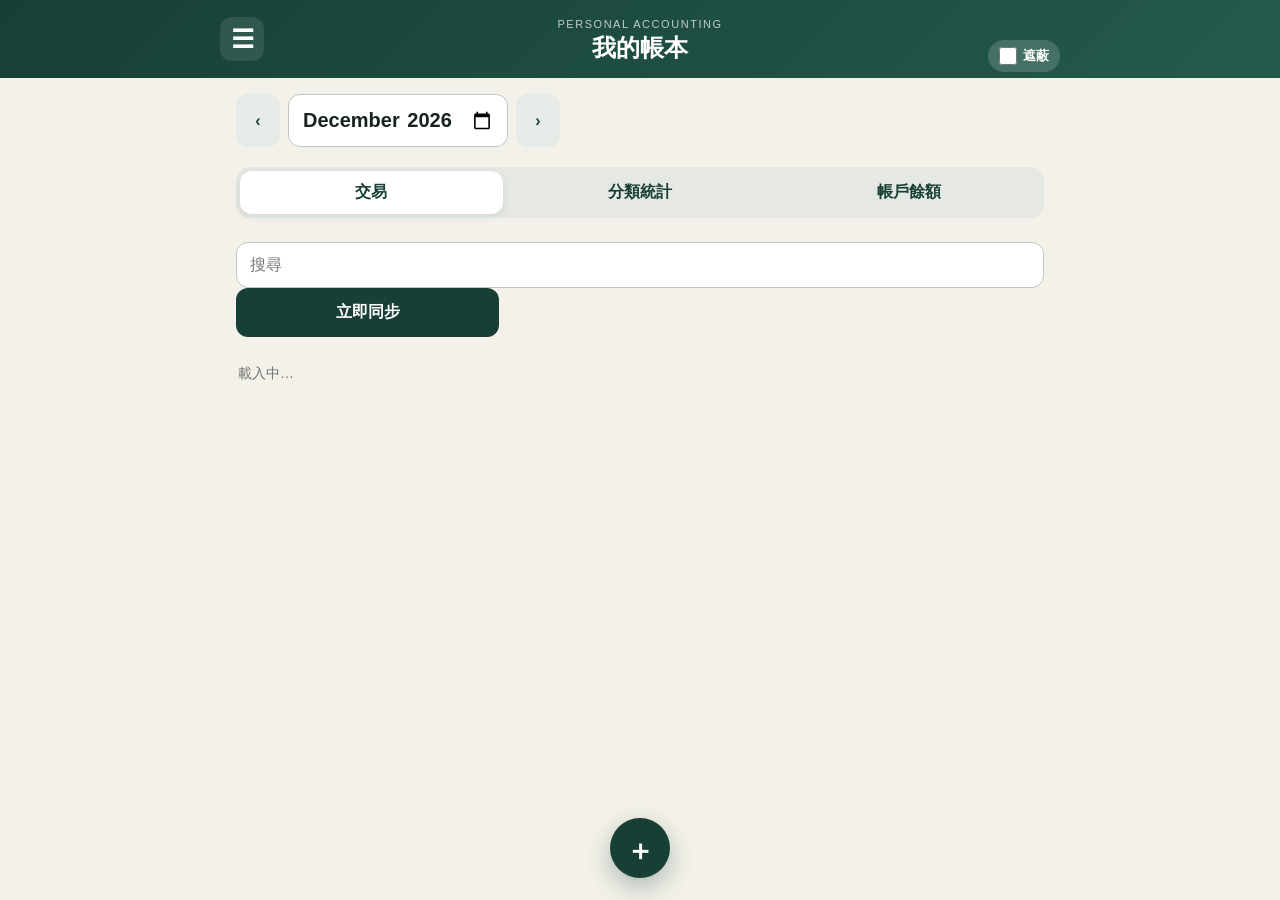
<file: index.html>
<!doctype html>
<html lang="zh-Hant"><head><meta charset="utf-8"><meta name="viewport" content="width=device-width,initial-scale=1,viewport-fit=cover"><meta name="theme-color" content="#173f35"><title>我的帳本</title><link rel="manifest" href="/manifest.webmanifest"><link rel="stylesheet" href="/app.css?v=34"><link rel="stylesheet" href="/menu.css?v=20"><script src="/offline.js?v=3" defer></script></head>
<body><header><div><p class="eyebrow">PERSONAL ACCOUNTING</p><h1>我的帳本</h1></div><label class="privacy-check"><input type="checkbox" id="privacy-toggle" aria-label="隱藏金額"><span>遮蔽</span></label></header><main><div class="date-nav"><button id="previous" class="secondary" aria-label="上個月">‹</button><input id="month" type="month" aria-label="月份"><button id="next" class="secondary" aria-label="下個月">›</button></div><section id="summary" class="summary" aria-label="資料摘要"></section><nav class="view-tabs" aria-label="主要頁面"><button class="active" data-view="ledger">交易</button><button data-view="report">分類統計</button><button data-view="balances">帳戶餘額</button></nav><section id="ledger-view" class="view"><div class="section-title"><h2>交易</h2><span id="range" class="muted"></span></div><div class="filters"><input id="search" type="search" placeholder="搜尋摘要" aria-label="搜尋摘要"></div><div id="transactions" class="transactions"><p class="muted">載入中…</p></div></section><section id="report-view" class="view" hidden><div class="section-title"><h2>分類統計</h2></div><div id="category-report" class="category-report"></div></section><section id="balances-view" class="view" hidden><div class="section-title"><h2>帳戶餘額</h2><span class="muted">截至所選月份月底</span></div><div id="balances" class="balance-list"></div></section></main><button id="add" class="floating" aria-label="新增交易">＋</button><button id="scroll-top" class="floating scroll-top" aria-label="回到最上面" hidden><span class="bar">一</span><span class="arrow">↑</span></button><dialog id="entry-dialog" class="entry-sheet"><form id="entry-form"><div class="dialog-title"><div><p class="eyebrow dark">NEW ENTRY</p><h2>新增帳務</h2></div><button type="button" class="icon-button" id="close" aria-label="關閉">×</button></div><div class="date-nav"><button type="button" id="entry-date-prev" class="secondary" aria-label="上一天">‹</button><input id="entry-date" type="date" required aria-label="日期"><button type="button" id="entry-date-next" class="secondary" aria-label="下一天">›</button></div><label class="compact-label">類型<select id="entry-type"><option value="expense">支出</option><option value="income">收入</option><option value="transfer">轉帳</option></select></label><div id="simple-entry"><label id="credit-label" class="account-field"><span>付款帳戶</span><select id="credit-account" required></select></label><div class="flow-arrow">↓</div><label id="debit-label" class="account-field"><span>分類</span><select id="debit-account" required></select></label><label class="amount-field"><span>金額</span><div><small>NT$</small><input id="entry-amount" type="number" min="1" step="1" inputmode="numeric" placeholder="0" required></div></label></div><label>摘要<input id="entry-memo" maxlength="500" autocomplete="off" placeholder="例如：午餐、超市採買"></label><p id="form-error" class="error" role="alert"></p><div class="form-actions"><button type="button" class="secondary" id="save-and-new">儲存並繼續</button><button type="submit">儲存</button></div></form></dialog><dialog id="detail-dialog"><form id="detail-form"><div class="dialog-title"><div style="display:flex;align-items:center;justify-content:center;gap:10px"><h2>交易明細</h2><button type="button" id="detail-title-delete" aria-label="刪除交易" title="刪除交易" style="width:auto;padding:8px 14px;font-size:14px;border-radius:10px;background:#a43d35;color:white">刪除</button></div><button type="button" class="icon-button" id="detail-close" aria-label="關閉">×</button></div><input id="detail-id" type="hidden"><div class="date-nav"><button type="button" id="detail-date-prev" class="secondary" aria-label="上一天">‹</button><input id="detail-date" type="date" required aria-label="日期"><button type="button" id="detail-date-next" class="secondary" aria-label="下一天">›</button></div><label>摘要<input id="detail-memo" maxlength="500"></label><p id="legacy-note" class="notice" hidden>這是 E‑Money 匯入的歷史交易，為保留原始資料只能檢視。需要修正時請另外建立調整交易。</p><p id="detail-error" class="error" role="alert"></p><button id="save-detail" type="submit">儲存修改</button></form></dialog><script>
// 這份複本是專門部署到 GitHub Pages 的靜態網站（背後完全沒有 Python 伺服器），
// 一定要用離線引擎，不能像原始專案的 index.html 那樣依賴網址帶不帶 ?offline=1——
// 那個參數容易在分享連結、直接輸入網址、或瀏覽器記住的舊網址時弄丟；沒有它，
// 離線引擎不會啟用，畫面上所有 API 呼叫都會打去這個網站根本不存在的後端，
// GitHub Pages 只能回一個 404 的 HTML 網頁，被 .json() 解析後就是
// 「Unexpected token '<'」這種看起來莫名其妙的錯誤（朋友手機上實際發生過）。
// 用 document.write 同步插入，確保在 app.js 執行「之前」就把 fetch() 換掉。
(function () {
  localStorage.setItem("accounting-offline-engine", "1");
  // 外觀設定（顏色風格／字體大小，見 offline/sync-ui.js 的 setupAppearanceButton）
  // 要在這裡先套用一次，不然會先閃一下預設樣式、等 sync-ui.js 載入完才變成
  // 使用者選的樣式。這兩個設定只有這份 GitHub Pages 複本在用。
  var theme = localStorage.getItem("accounting-theme");
  if (theme && theme !== "default") document.documentElement.dataset.theme = theme;
  var fontScale = { xsmall: 0.75, small: 0.9, normal: 1, large: 1.15, xlarge: 1.3 }[localStorage.getItem("accounting-font-scale")];
  if (fontScale) document.documentElement.style.zoom = fontScale;
  document.write('<script src="/offline/offline-backend.js"><\/script>');
})();
</script>
<script src="/app.js?v=107" defer></script><script src="/privacy-lock.js?v=1" defer></script><script src="/sync.js?v=4" defer></script><script type="module" src="/offline/google-auth.js?v=1"></script><script src="/offline/sync-ui.js?v=17" defer></script><script src="/offline/onboarding.js?v=1" defer></script></body></html>
</file>
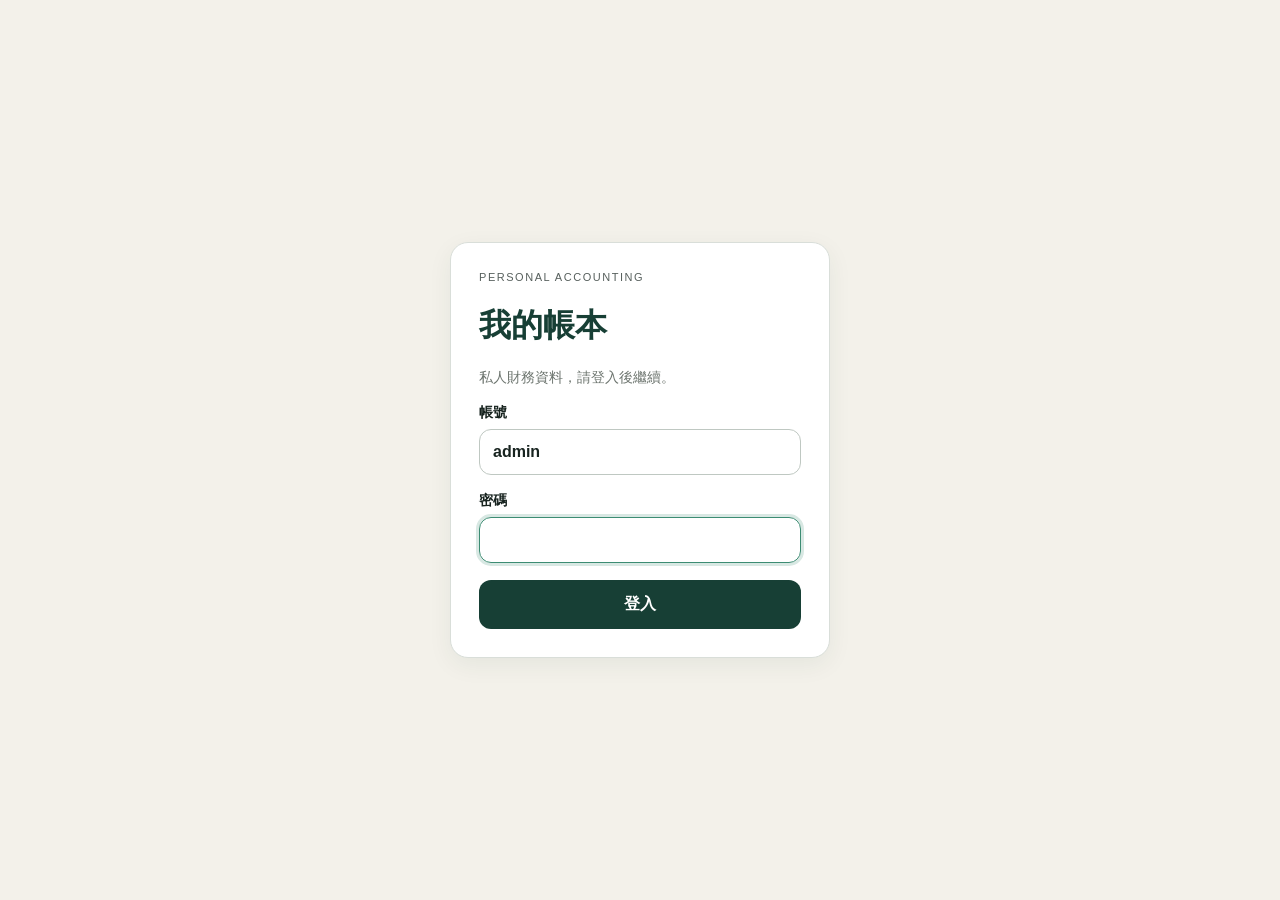
<file: login.html>
<!doctype html>
<html lang="zh-Hant"><head><meta charset="utf-8"><meta name="viewport" content="width=device-width,initial-scale=1,viewport-fit=cover"><title>登入｜我的帳本</title><link rel="stylesheet" href="/app.css?v=32"></head>
<body class="login-page"><main class="login-card"><p class="eyebrow">PERSONAL ACCOUNTING</p><h1>我的帳本</h1><p class="muted">私人財務資料，請登入後繼續。</p><p id="login-error" class="error" role="alert" hidden>帳號或密碼不正確。帳號固定為 admin。</p><form method="post" action="/login"><label>帳號<input name="username" value="admin" autocomplete="username" required></label><label>密碼<input name="password" type="password" autocomplete="current-password" required autofocus></label><button type="submit">登入</button></form></main><script>document.getElementById('login-error').hidden=!new URLSearchParams(location.search).has('error')</script></body></html>
</file>
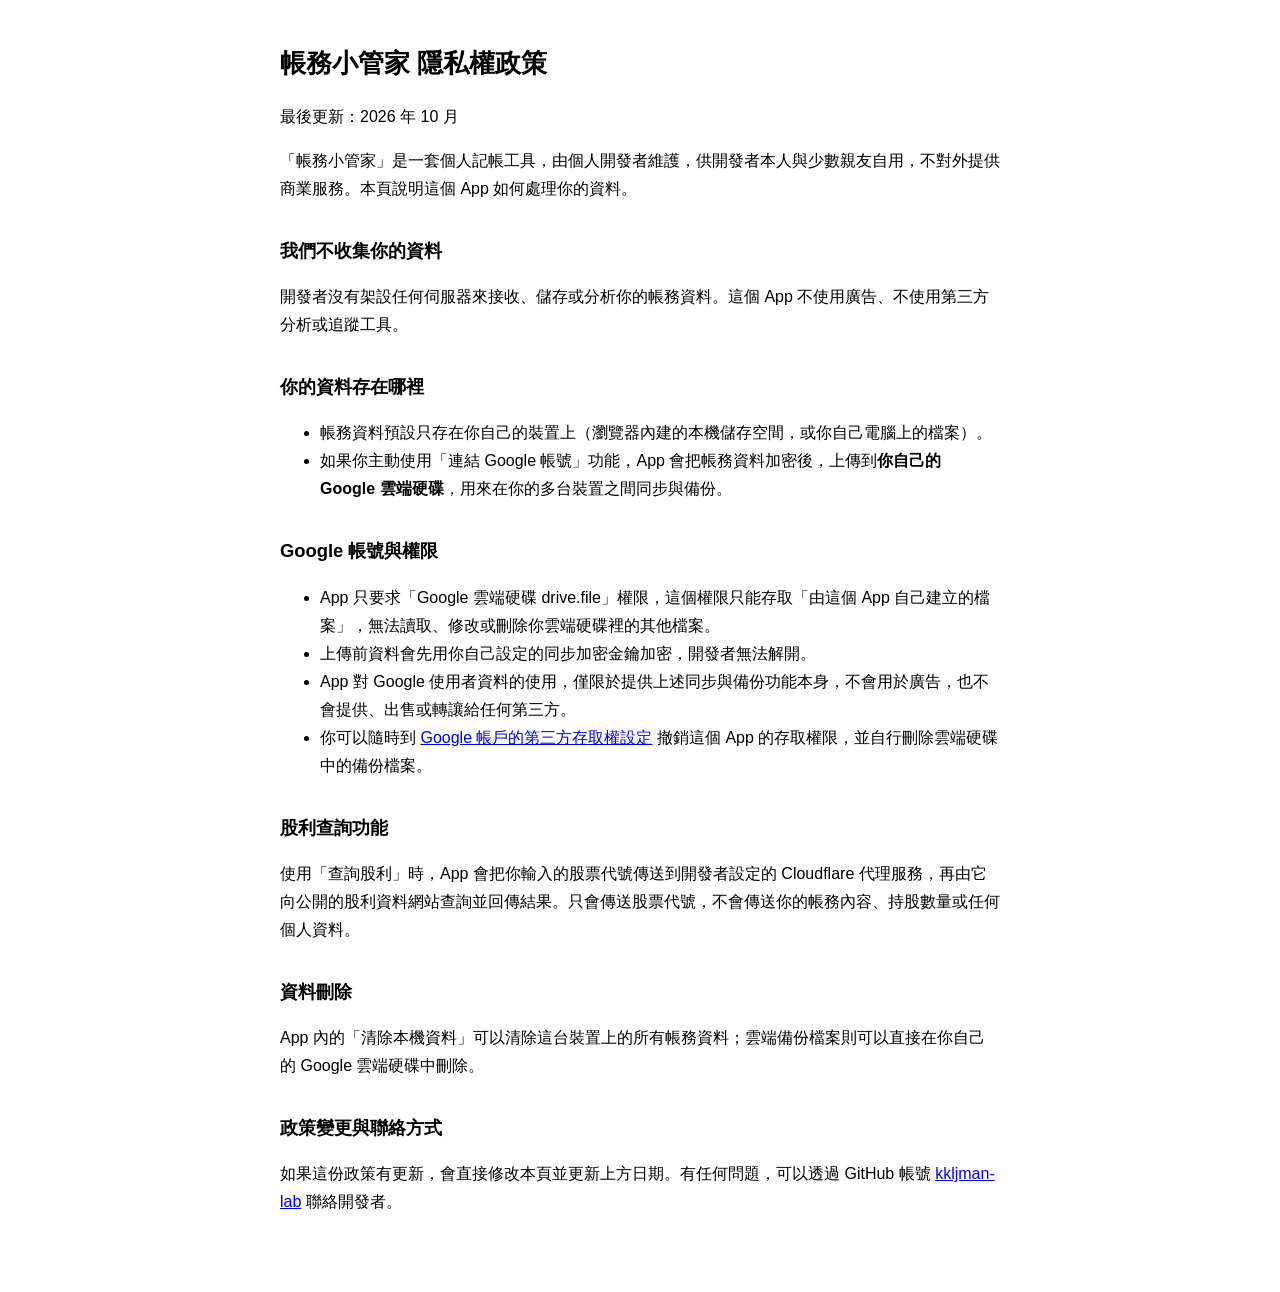
<file: privacy.html>
<!doctype html>
<html lang="zh-Hant">
<head>
<meta charset="utf-8">
<meta name="viewport" content="width=device-width,initial-scale=1">
<title>帳務小管家 隱私權政策</title>
<style>
:root{color-scheme:light dark;font-family:-apple-system,BlinkMacSystemFont,"Segoe UI","Noto Sans TC",sans-serif}
body{max-width:720px;margin:0 auto;padding:24px 18px 60px;line-height:1.75}
h1{font-size:1.6rem}
h2{font-size:1.15rem;margin-top:2rem}
</style>
</head>
<body>
<h1>帳務小管家 隱私權政策</h1>
<p>最後更新：2026 年 10 月</p>

<p>「帳務小管家」是一套個人記帳工具，由個人開發者維護，供開發者本人與少數親友自用，不對外提供商業服務。本頁說明這個 App 如何處理你的資料。</p>

<h2>我們不收集你的資料</h2>
<p>開發者沒有架設任何伺服器來接收、儲存或分析你的帳務資料。這個 App 不使用廣告、不使用第三方分析或追蹤工具。</p>

<h2>你的資料存在哪裡</h2>
<ul>
<li>帳務資料預設只存在你自己的裝置上（瀏覽器內建的本機儲存空間，或你自己電腦上的檔案）。</li>
<li>如果你主動使用「連結 Google 帳號」功能，App 會把帳務資料加密後，上傳到<strong>你自己的 Google 雲端硬碟</strong>，用來在你的多台裝置之間同步與備份。</li>
</ul>

<h2>Google 帳號與權限</h2>
<ul>
<li>App 只要求「Google 雲端硬碟 drive.file」權限，這個權限只能存取「由這個 App 自己建立的檔案」，無法讀取、修改或刪除你雲端硬碟裡的其他檔案。</li>
<li>上傳前資料會先用你自己設定的同步加密金鑰加密，開發者無法解開。</li>
<li>App 對 Google 使用者資料的使用，僅限於提供上述同步與備份功能本身，不會用於廣告，也不會提供、出售或轉讓給任何第三方。</li>
<li>你可以隨時到 <a href="https://myaccount.google.com/permissions">Google 帳戶的第三方存取權設定</a> 撤銷這個 App 的存取權限，並自行刪除雲端硬碟中的備份檔案。</li>
</ul>

<h2>股利查詢功能</h2>
<p>使用「查詢股利」時，App 會把你輸入的股票代號傳送到開發者設定的 Cloudflare 代理服務，再由它向公開的股利資料網站查詢並回傳結果。只會傳送股票代號，不會傳送你的帳務內容、持股數量或任何個人資料。</p>

<h2>資料刪除</h2>
<p>App 內的「清除本機資料」可以清除這台裝置上的所有帳務資料；雲端備份檔案則可以直接在你自己的 Google 雲端硬碟中刪除。</p>

<h2>政策變更與聯絡方式</h2>
<p>如果這份政策有更新，會直接修改本頁並更新上方日期。有任何問題，可以透過 GitHub 帳號 <a href="https://github.com/kkljman-lab">kkljman-lab</a> 聯絡開發者。</p>
</body>
</html>
</file>
<file: app.css>
:root{color-scheme:light;--ink:#173f35;--ink-2:#245a4c;--paper:#f3f1ea;--card:#fff;--muted:#6d756f;--line:#d9ded9;--rose:#9e5560;font-family:-apple-system,BlinkMacSystemFont,"Segoe UI","Noto Sans TC",sans-serif}
/* 外觀設定（目前只給 GitHub Pages 那份複本用，見 offline/sync-ui.js 的 setupAppearanceButton）
   靠根元素的 data-theme 屬性覆寫這兩個變數換色；桌面版／手機透過 Tailscale 連自己電腦
   從來不會設定這個屬性，永遠吃上面 :root 的預設值，完全不受影響。 */
:root[data-theme="navy"]{--ink:#1c3a5e;--ink-2:#2f5a8a}
:root[data-theme="wine"]{--ink:#5c2233;--ink-2:#7a3346}
:root[data-theme="purple"]{--ink:#3d2a5c;--ink-2:#5c3f83}
:root[data-theme="charcoal"]{--ink:#2b2f33;--ink-2:#454b52}
*{box-sizing:border-box}[hidden]{display:none!important}body{margin:0;background:var(--paper);color:#17231f}header{background:linear-gradient(135deg,var(--ink),var(--ink-2));color:white;padding:max(18px,calc(env(safe-area-inset-top) + 8px)) 20px 14px;position:relative;min-height:56px}header>div{text-align:center}header h1{margin:2px 0 0;font-size:24px}#main-menu-open{position:absolute;left:20px;top:50%;transform:translateY(-50%);width:44px;height:44px;padding:0;background:#ffffff1a;color:white;font-size:26px;border-radius:12px}.privacy-check{position:absolute;right:20px;top:50%;transform:translateY(-50%);display:inline-flex;align-items:center;gap:6px;min-height:2rem;padding:.35rem .7rem;border-radius:999px;background:rgba(255,255,255,.16);color:#fff;font-size:.82rem;white-space:nowrap}.privacy-check input{width:18px;height:18px;margin:0;accent-color:#ffce57}.eyebrow{letter-spacing:.14em;font-size:11px;margin:0;opacity:.72}.eyebrow.dark{color:var(--ink);margin-bottom:4px}main{max-width:840px;margin:auto;padding:16px 16px 90px}.date-nav{display:grid;grid-template-columns:44px minmax(140px,1fr) 44px;gap:8px;margin-bottom:10px;touch-action:pan-y}.summary{display:grid;grid-template-columns:repeat(2,1fr);gap:6px;margin-bottom:10px}.metric,.transaction,.login-card,.balance-card,.category-row,dialog{background:var(--card);border:1px solid var(--line);border-radius:18px;box-shadow:0 7px 24px #173f3510}.metric{padding:10px 16px}.metric strong{display:block;font-size:20px;color:var(--ink)}.metric-net{grid-column:1/-1;display:flex;align-items:center;justify-content:space-between;gap:12px}.metric-net strong{font-size:24px}.metric-net .muted{order:-1}.metric-net.positive strong{color:#3d8c73}.metric-net.negative strong{color:var(--rose)}.metric-active{border:2px solid var(--ink);box-shadow:0 7px 24px #173f3525}.muted{color:var(--muted);font-size:14px}.view-tabs{display:grid;grid-template-columns:repeat(3,1fr);gap:6px;margin-bottom:16px;background:#e5e8e3;padding:4px;border-radius:14px}.view-tabs button{background:transparent;color:var(--ink);padding:11px 6px}.view-tabs button.active{background:white;color:var(--ink);box-shadow:0 2px 8px #173f3518}.section-title{display:flex;align-items:center;justify-content:space-between}.section-title h2{font-size:20px}.filters{margin-bottom:12px}.filters input{width:100%}.transactions,.balance-list,.category-report{display:grid;gap:10px}.transaction{padding:16px;display:grid;grid-template-columns:1fr auto;gap:5px 14px;cursor:pointer;position:relative;transition:transform .2s ease;touch-action:pan-y}.transaction .date{font-size:14px;color:var(--muted)}.transaction .date-currency{margin-left:6px;color:#93452b}.transaction .amount{font-size:23px;font-weight:750;font-variant-numeric:tabular-nums}.transaction .accounts{font-size:20px}#month{font-size:20px;font-weight:700}.badge{font-size:12px;color:#93452b;background:#fae4da;border-radius:999px;padding:3px 8px;justify-self:start}.balance-card,.category-row{padding:14px}.balance-card{display:flex;justify-content:space-between}.category-head{display:flex;justify-content:space-between;gap:12px}.bar{height:7px;border-radius:9px;background:#e6e6df;margin-top:9px;overflow:hidden}.bar span{display:block;height:100%;background:#d56c42;border-radius:9px}.category-row.income .bar span{background:#3d8c73}.category-transactions{margin-top:10px;display:grid;gap:2px}.category-transactions[hidden]{display:none}.category-transaction-row{display:flex;justify-content:space-between;gap:10px;padding:8px 0;font-size:14px;cursor:pointer;border-bottom:1px solid var(--line)}.category-transaction-row:last-child{border-bottom:0}.category-transaction-row span{color:var(--muted)}.login-page{min-height:100svh;display:grid;place-items:center;padding:24px}.login-card{width:min(100%,380px);padding:28px}.login-card h1{color:var(--ink)}label{display:grid;gap:7px;margin:17px 0;font-weight:650;font-size:14px}input,select{font:inherit;font-size:16px;border:1px solid #bfc8c2;border-radius:12px;padding:13px;background:white;min-width:0;color:#17231f}.date-nav input[type="date"]{text-align:center}input:focus,select:focus{outline:3px solid #3d8c7333;border-color:#3d8c73}button{width:100%;border:0;border-radius:12px;padding:14px;background:var(--ink);color:white;font:inherit;font-weight:700;touch-action:manipulation}.secondary,.icon-button{background:#e7ebe8;color:var(--ink)}.text-button{background:transparent;color:var(--ink);border:1px solid var(--line);margin-top:14px}.floating{position:fixed;right:max(20px,env(safe-area-inset-right));bottom:max(22px,env(safe-area-inset-bottom));width:60px;height:60px;border-radius:50%;font-size:28px;box-shadow:0 9px 24px #173f3550}.floating.scroll-top{background:#e7ebe8;color:var(--ink);box-shadow:0 6px 18px #173f3530;display:flex;flex-direction:column;align-items:center;justify-content:center;padding:0;line-height:1;bottom:calc(max(22px,env(safe-area-inset-bottom)) + 50px)}.floating.scroll-top[hidden]{display:none}.floating.scroll-top .bar{font-size:13px}.floating.scroll-top .arrow{font-size:26px;margin-top:-4px}dialog{width:min(calc(100% - 24px),620px);padding:0;max-height:calc(100svh - 24px);border:0}dialog::backdrop{background:#0a1915b5;backdrop-filter:blur(3px)}dialog form{padding:22px}.entry-sheet form{background:linear-gradient(#f8faf8 0 112px,#fff 112px)}.dialog-title{display:flex;align-items:center;justify-content:space-between;margin-bottom:6px}.dialog-title>div{text-align:center}.dialog-title h2{margin:0;font-size:23px}.icon-button{width:44px;height:44px;padding:0;font-size:25px;border-radius:50%}.compact-label{grid-template-columns:82px 1fr;align-items:center;margin:4px 0}#entry-form{padding:10px 16px}#fast-entry-ui label{margin:4px 0}#fast-entry-ui input,#fast-entry-ui select{padding:8px}#fast-entry-controls label{display:grid;grid-template-columns:36px 1fr;align-items:center;gap:6px;margin:4px 0}#fast-memo-slot>label{display:grid;grid-template-columns:44px 1fr;align-items:center;gap:6px;margin:4px 0}#detail-form{padding:10px 16px}#detail-fast-ui label{margin:4px 0}#detail-fast-ui input,#detail-fast-ui select{padding:8px}#detail-fast-controls label{display:grid;grid-template-columns:36px 1fr;align-items:center;gap:6px;margin:4px 0}#detail-fast-memo>label{display:grid;grid-template-columns:44px 1fr;align-items:center;gap:6px;margin:4px 0}#entry-dialog .date-nav,#detail-dialog .date-nav{grid-template-columns:36px 1fr 36px;gap:6px;margin-bottom:8px}#entry-dialog .date-nav button,#detail-dialog .date-nav button{padding:8px 4px;font-size:16px}#entry-dialog .date-nav input[type="date"],#detail-dialog .date-nav input[type="date"]{padding:8px}#fast-entry-controls select,#detail-fast-controls select{padding:6px}.account-field{margin:10px 0}.flow-arrow{text-align:center;color:#7b8f87;font-size:20px;height:18px}.amount-field{background:var(--ink);color:white;border-radius:16px;padding:15px 18px;margin:16px 0}.amount-field>div{display:flex;align-items:baseline;gap:8px}.amount-field small{font-size:15px;opacity:.72}.amount-field input{border:0;background:transparent;color:white;font-size:36px;font-weight:750;padding:0;width:100%;font-variant-numeric:tabular-nums}.amount-field input::placeholder{color:#ffffff80}.amount-field input:focus{outline:0}.form-actions{display:grid;grid-template-columns:1fr 1fr;gap:9px}.notice{background:#f3ead1;border-radius:10px;padding:12px;font-size:14px}.error{color:#a63228;min-height:1.2em}[disabled]{opacity:.62}@media(max-width:520px){dialog.entry-sheet{margin:0;align-self:end;width:100%;max-width:none;border-radius:22px 22px 0 0;max-height:94svh}}@media(min-width:640px){.summary{grid-template-columns:repeat(4,1fr)}header{padding-left:max(24px,calc((100vw - 840px)/2));padding-right:max(24px,calc((100vw - 840px)/2))}#main-menu-open{left:max(24px,calc((100vw - 840px)/2))}.privacy-check{right:max(24px,calc((100vw - 840px)/2))}.date-nav{grid-template-columns:44px 220px 44px}}
</file>
<file: menu.css>
#main-menu-dialog{margin:0 auto 0 0;width:min(88vw,390px);max-height:100svh;border-radius:0 22px 22px 0;background:#fff;overflow:hidden}
#main-menu-dialog .main-menu-shell{min-height:0;display:flex;flex-direction:column;padding:0 20px 22px}
.menu-profile{position:relative;margin:0 -20px 20px;padding:max(20px,env(safe-area-inset-top)) 24px 16px;background:#ffce57;color:#171b19;border-radius:0 0 28px 0}
.menu-close{position:absolute;right:16px;top:max(15px,env(safe-area-inset-top));width:48px;height:48px;padding:0;border-radius:50%;background:#ffffffad;color:#17231f;font-size:31px}
.menu-title{font-size:24px;font-weight:800;margin:6px 0 0}
.menu-quick-sync:disabled{opacity:.65}
.menu-quick-sync span:last-child{font-size:16px;text-align:left}
.menu-quick-sync b,.menu-quick-sync small{display:block}
.menu-quick-sync small{font-size:11px;font-weight:600;margin-top:2px;color:#6d756f}
.menu-profile-rule{height:1px;background:#17231f22;margin:16px 0 14px}
.menu-actions{display:grid;gap:12px;min-height:0;overflow-y:auto;overscroll-behavior:contain;touch-action:pan-y;padding:1px 3px}.menu-actions button{display:grid;grid-template-columns:34px 1fr;align-items:center;text-align:left;border:2px solid #17231f;border-radius:999px;padding:13px 20px;background:#fff;color:#17231f;box-shadow:none;font-size:16px;touch-action:pan-y}.menu-actions button span{font-size:21px;text-align:center}.menu-actions button:active{background:#edf2ef}

/* Whole page scrolls together as one; nothing is pinned except the floating buttons. */
#transactions{padding:2px 5px calc(92px + env(safe-area-inset-bottom)) 2px}
#report-view:not([hidden]),#balances-view:not([hidden]){padding-bottom:calc(86px + env(safe-area-inset-bottom))}
#add{position:fixed!important;z-index:20;bottom:max(22px,env(safe-area-inset-bottom))!important}

#balances .balance-group{border:1px solid #d9ded9;border-radius:16px;background:#fff;overflow:hidden;margin-bottom:10px}#balances .balance-group summary{display:flex;align-items:center;justify-content:space-between;gap:12px;padding:15px 18px;cursor:pointer;list-style:none}#balances .balance-group summary::-webkit-details-marker{display:none}#balances .balance-group summary span strong,#balances .balance-group summary span small{display:block}#balances .balance-group summary span small{margin-top:3px;color:#6c7772;font-size:.76rem}#balances .balance-group summary b{white-space:nowrap}#balances .balance-group[open] summary{background:#eef4f1;border-bottom:1px solid #d9ded9}#balances .balance-group-items{padding:8px}#balances .balance-group-items .balance-card{margin:6px 0;box-shadow:none;background:#f8faf8}#balances .balance-group-items .balance-card span{padding-left:12px}
.utility-book{padding:22px;min-width:min(620px,calc(100vw - 44px))}.utility-book .dialog-title{margin-bottom:16px}.utility-actions{display:grid;grid-template-columns:1fr 1fr;gap:10px;margin-top:16px}@media(max-width:600px){.utility-book{padding:18px;min-width:0}.utility-actions{grid-template-columns:1fr}}
.view>.section-title>h2{display:none}.view>.section-title{min-height:0;margin-bottom:8px;justify-content:flex-end}
#drive-sync-section .utility-actions{grid-template-columns:1fr 1fr}.sync-conflict{margin-top:12px;padding:14px;border:1px solid #d9a35f;border-radius:14px;background:#fdf6ea}.sync-conflict strong{display:block;margin-bottom:10px;font-size:14px}.sync-conflict-candidates{display:grid;gap:10px}.sync-conflict-candidate{display:grid;gap:8px;padding:10px 12px;border:1px solid #e2ddcf;border-radius:12px;background:#fff}.sync-conflict-candidate button{width:auto;padding:8px 14px;justify-self:start}@media(max-width:600px){#drive-sync-section .utility-actions{grid-template-columns:1fr}}
</file>
